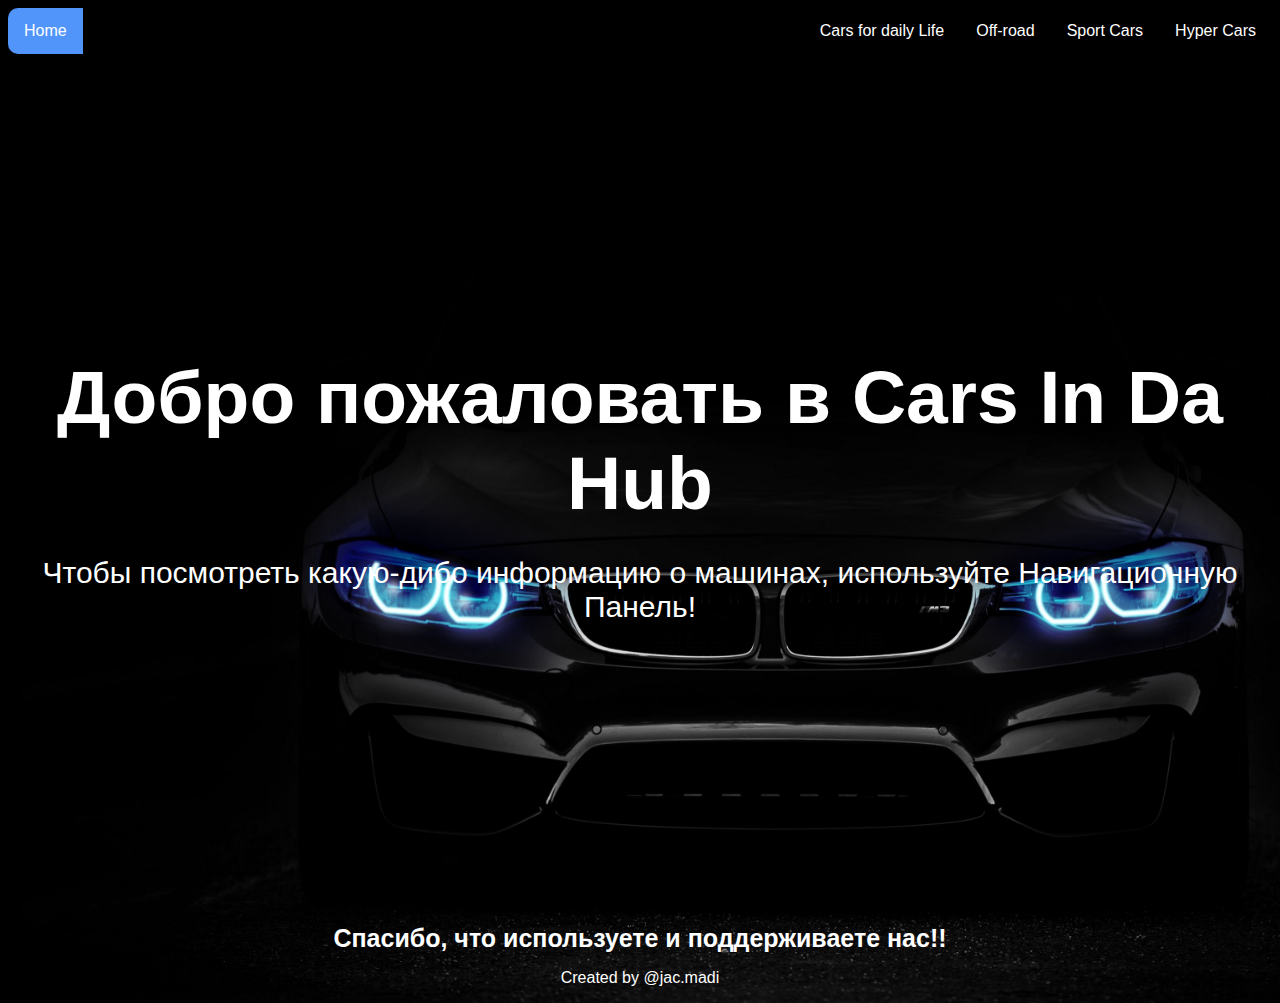
<file: index.html>
<!DOCTYPE html>
<html>
<head>
    <meta charset="UTF-8">
    <meta name="viewport" content="width=device-width, initial-scale=1.0">
    <title>Cars in da hood</title>
    <link rel="stylesheet" href="main.css">
</head>
<body>
    <ul>
        <li class='home' style="float: left;"><a class="active" href="index.html">Home</a></li>
        <li><a href="hypercars.html">Hyper Cars</a></li>
        <li><a href="sportscar.html">Sport Cars</a></li>
        <li><a href="offroad.html">Off-road</a></li>
        <li><a href="daily.html">Cars for daily Life</a></li>
    </ul>
    <p class="p1">Добро пожаловать в Cars In Da Hub</p>
    <p class="p2">Чтобы посмотреть какую-дибо информацию о машинах, используйте Навигационную Панель!</p>
    <p class="p3">Спасибо, что используете и поддерживаете нас!!</p>
    <p>Created by <a target="_blank" href="https://www.instagram.com/jac.madi/"class='p4'>@jac.madi</a></p>
    
</body>
</html>
</file>
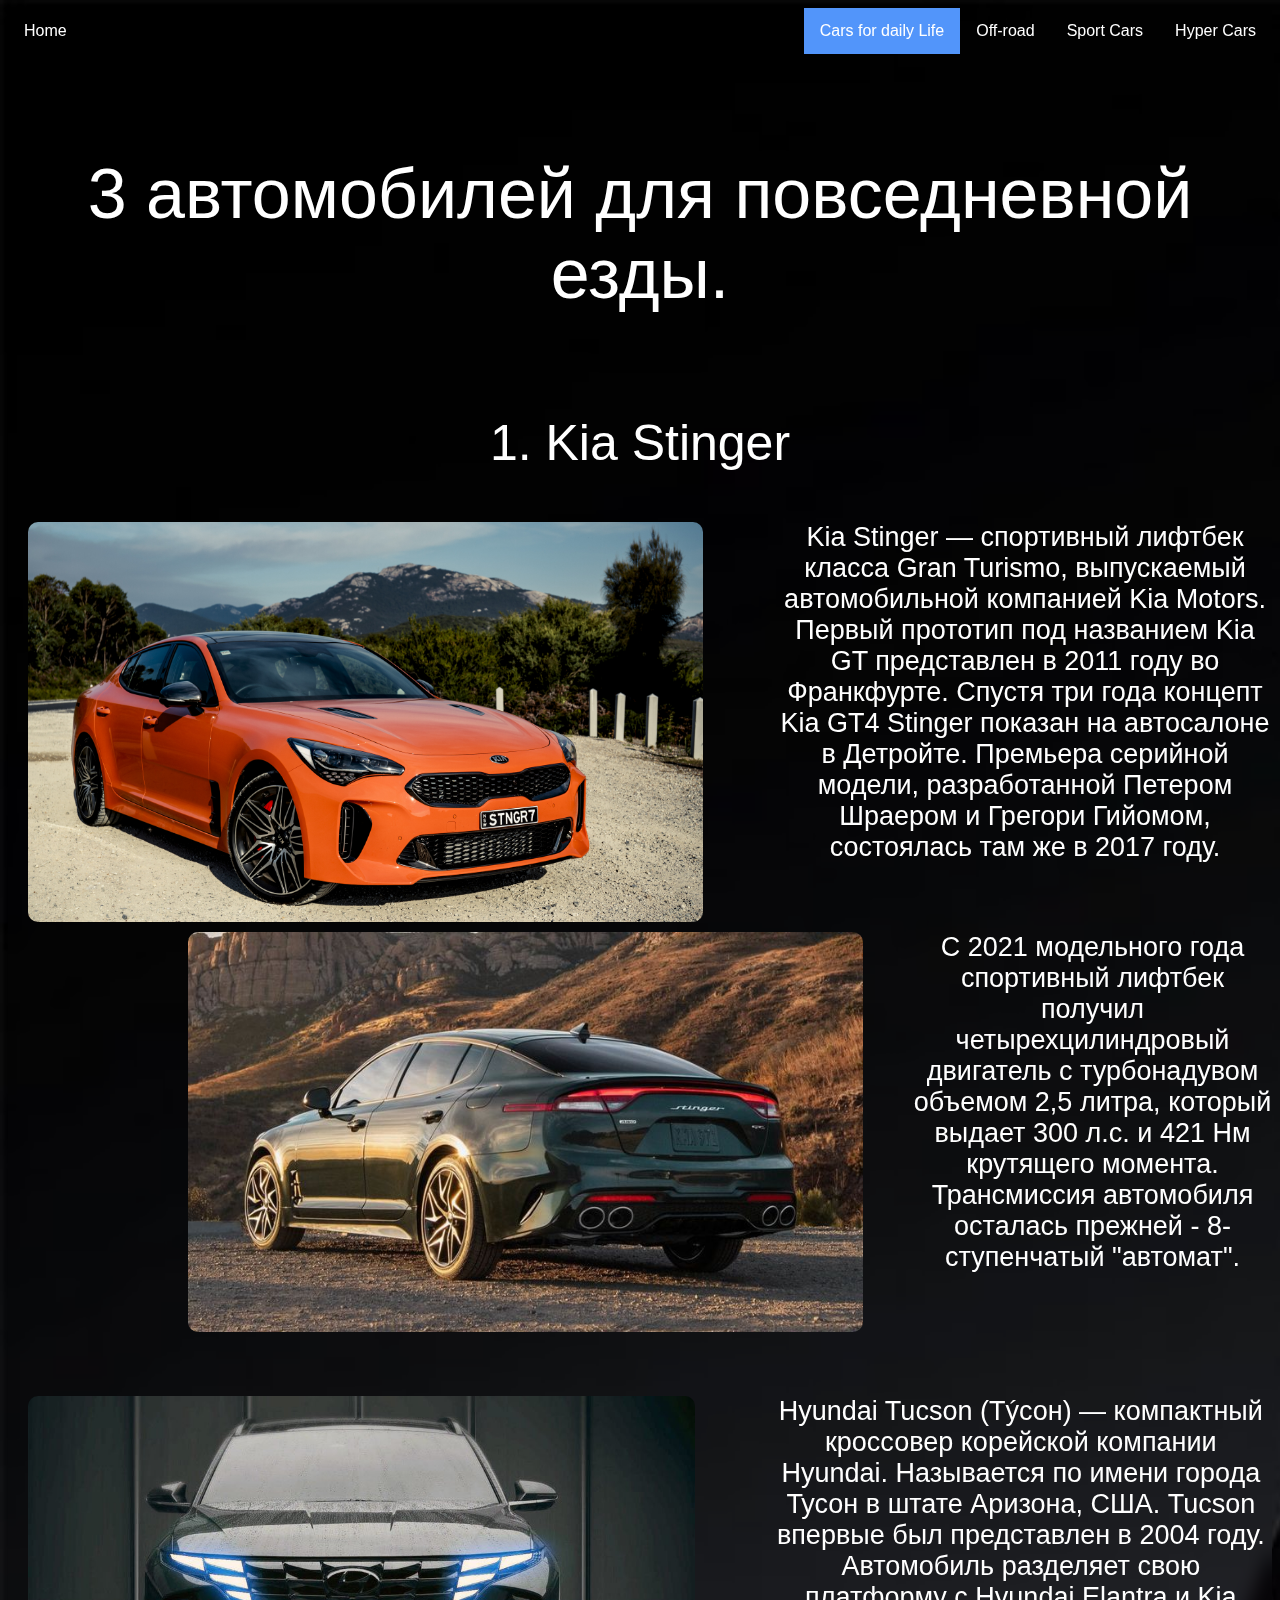
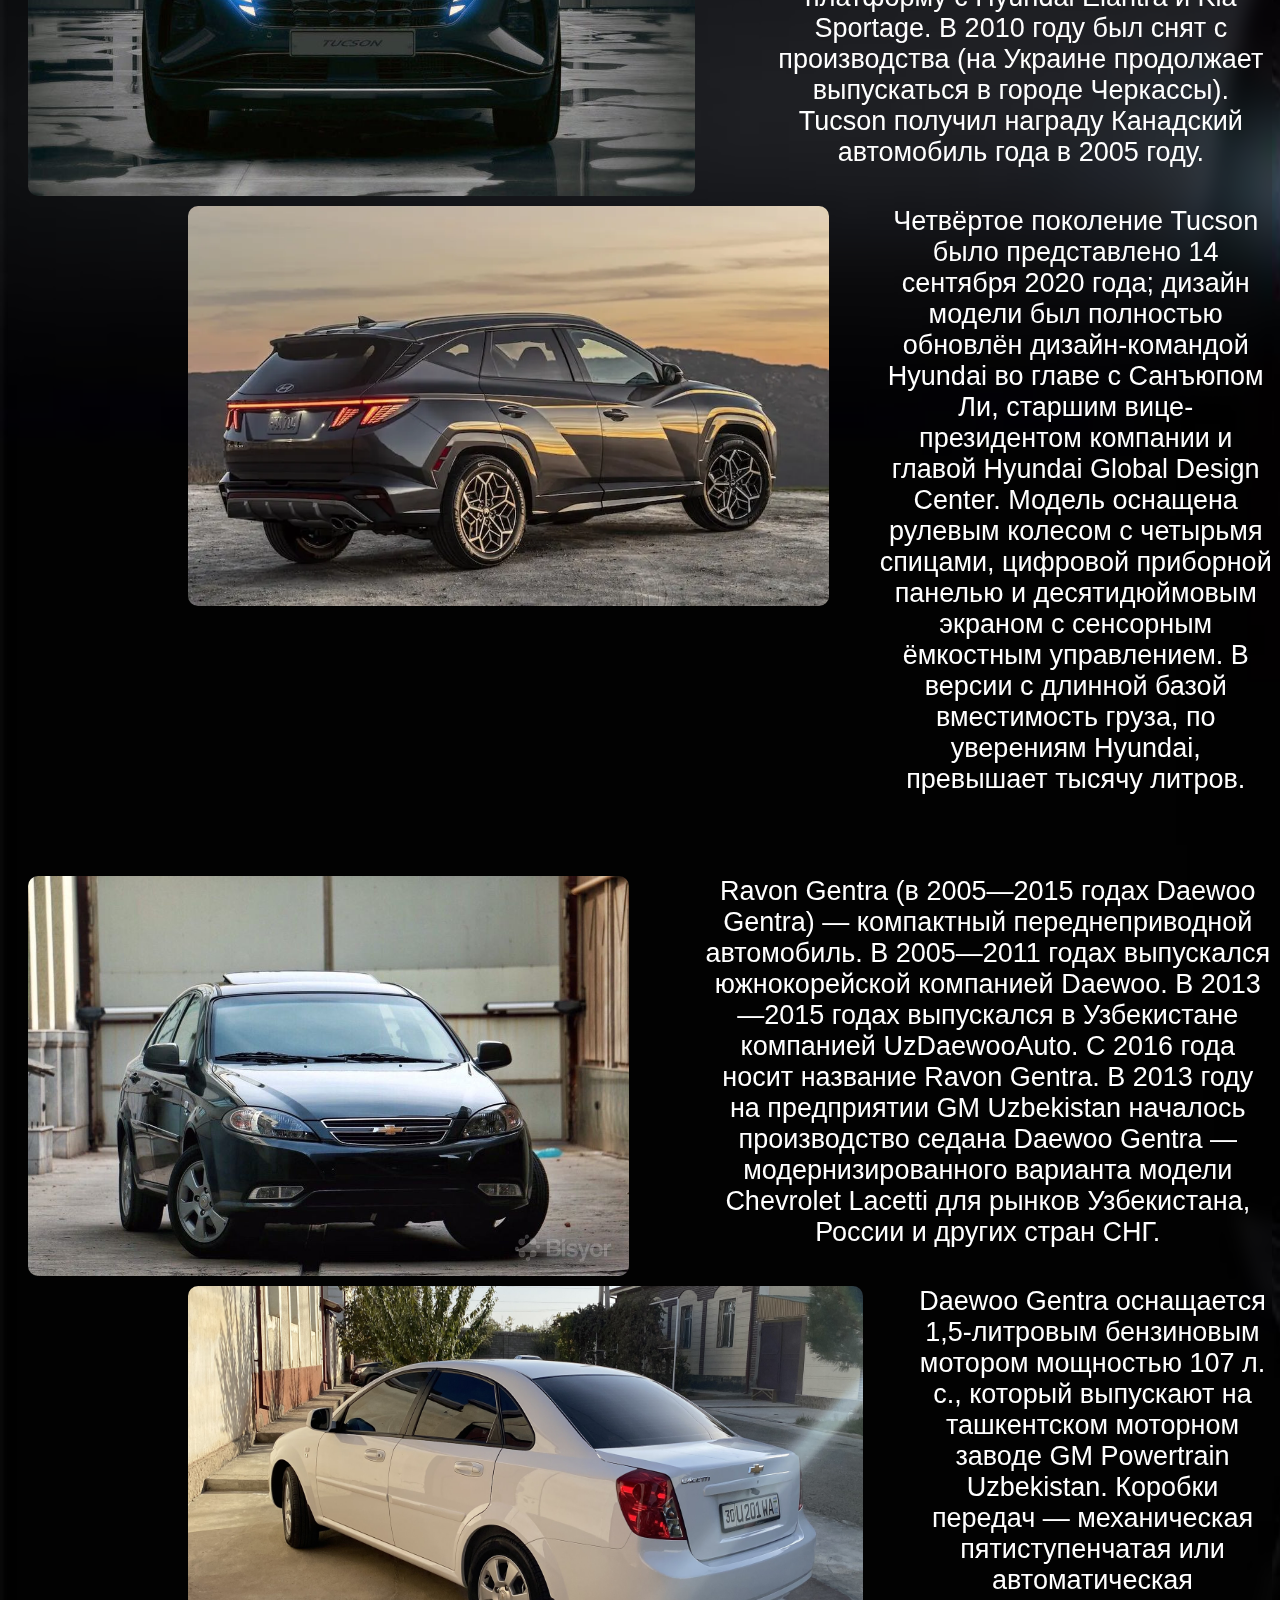
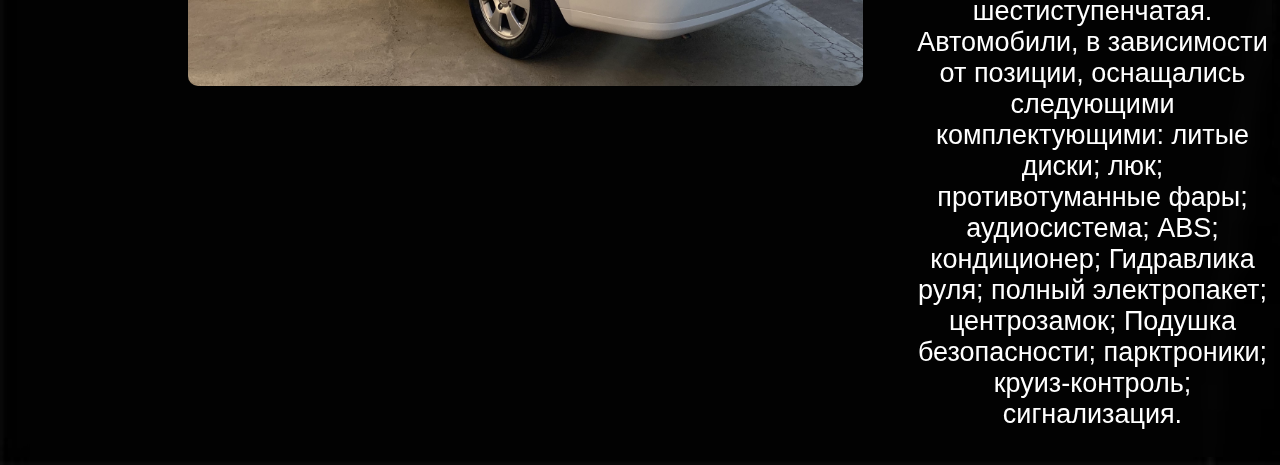
<file: daily.html>
<!DOCTYPE html>
<html lang="en">
<head>
    <meta charset="UTF-8">
    <meta name="viewport" content="width=device-width, initial-scale=1.0">
    <title>Cars for daily life</title>
    <link rel="stylesheet" href="daily.css">
</head>
<body>
    <ul>
        <li  style="float: left;"><a href="index.html">Home</a></li>
        <li><a href="hypercars.html">Hyper Cars</a></li>
        <li><a href="sportscar.html">Sport Cars</a></li>
        <li><a href="offroad.html">Off-road</a></li>
        <li><a class="active" href="daily.html">Cars for daily Life</a></li>
    </ul>
    <p class="intro">3 автомобилей для повседневной езды.</p>
    <p class="tuatara">1. Kia Stinger</p>
    <div>
        <img src="thumbnaails/Kia_Stinger_GT_LTT5_front_quarter_static.jpg" alt="" class="t1">
        <p class="text1">Kia Stinger — спортивный лифтбек класса Gran Turismo, выпускаемый автомобильной компанией Kia Motors. Первый прототип под названием Kia GT представлен в 2011 году во Франкфурте. Спустя три года концепт Kia GT4 Stinger показан на автосалоне в Детройте. Премьера серийной модели, разработанной Петером Шраером и Грегори Гийомом, состоялась там же в 2017 году.</p>
    </div>
    <div>
        <img src="thumbnaails/kia-stinger-2021_13-clanokW.jpg" alt="" class="t2">
        <p class="text1">С 2021 модельного года спортивный лифтбек получил четырехцилиндровый двигатель с турбонадувом объемом 2,5 литра, который выдает 300 л.с. и 421 Нм крутящего момента. Трансмиссия автомобиля осталась прежней - 8-ступенчатый "автомат".</p>
    </div>
    <br>
    <br>
    <br>
    <div>
        <img src="thumbnaails/hundaj-tussan-2021.jpg" alt="" class="t1">
        <p class="text1">Hyundai Tucson (Тýсон) — компактный кроссовер корейской компании Hyundai. Называется по имени города Тусон в штате Аризона, США. Tucson впервые был представлен в 2004 году. Автомобиль разделяет свою платформу с Hyundai Elantra и Kia Sportage. В 2010 году был снят с производства (на Украине продолжает выпускаться в городе Черкассы). Tucson получил награду Канадский автомобиль года в 2005 году.</p>
    </div>
    <div>
        <img src="thumbnaails/960x0.webp" alt="" class="t2">
        <p class="text1">Четвёртое поколение Tucson было представлено 14 сентября 2020 года; дизайн модели был полностью обновлён дизайн-командой Hyundai во главе с Санъюпом Ли, старшим вице-президентом компании и главой Hyundai Global Design Center. Модель оснащена рулевым колесом с четырьмя спицами, цифровой приборной панелью и десятидюймовым экраном с сенсорным ёмкостным управлением. В версии с длинной базой вместимость груза, по уверениям Hyundai, превышает тысячу литров.</p>
    </div>
    <br>
    <br>
    <br>
    <div>
        <img src="thumbnaails/24464992-1642658506-mursyaev-post-material.png" alt="" class="t1">
        <p class="text1">Ravon Gentra (в 2005—2015 годах Daewoo Gentra) — компактный переднеприводной автомобиль. В 2005—2011 годах выпускался южнокорейской компанией Daewoo. В 2013—2015 годах выпускался в Узбекистане компанией UzDaewooAuto. С 2016 года носит название Ravon Gentra.
            В 2013 году на предприятии GM Uzbekistan началось производство седана Daewoo Gentra — модернизированного варианта модели Chevrolet Lacetti для рынков Узбекистана, России и других стран СНГ.
        </p>
    </div>
    <div>
        <img src="thumbnaails/Qv4DKx3K85IpDNw9b4mLSMkrUlI-1920.jpg" alt="" class="t2">
        <p class="text1">Daewoo Gentra оснащается 1,5-литровым бензиновым мотором мощностью 107 л. с., который выпускают на ташкентском моторном заводе GM Powertrain Uzbekistan. Коробки передач — механическая пятиступенчатая или автоматическая шестиступенчатая. Автомобили, в зависимости от позиции, оснащались следующими комплектующими:

            литые диски;
            люк;
            противотуманные фары;
            аудиосистема;
            ABS;
            кондиционер;
            Гидравлика руля;
            полный электропакет;
            центрозамок;
            Подушка безопасности;
            парктроники;
            круиз-контроль;
            сигнализация.</p>
    </div>
</body>
</html>
</file>
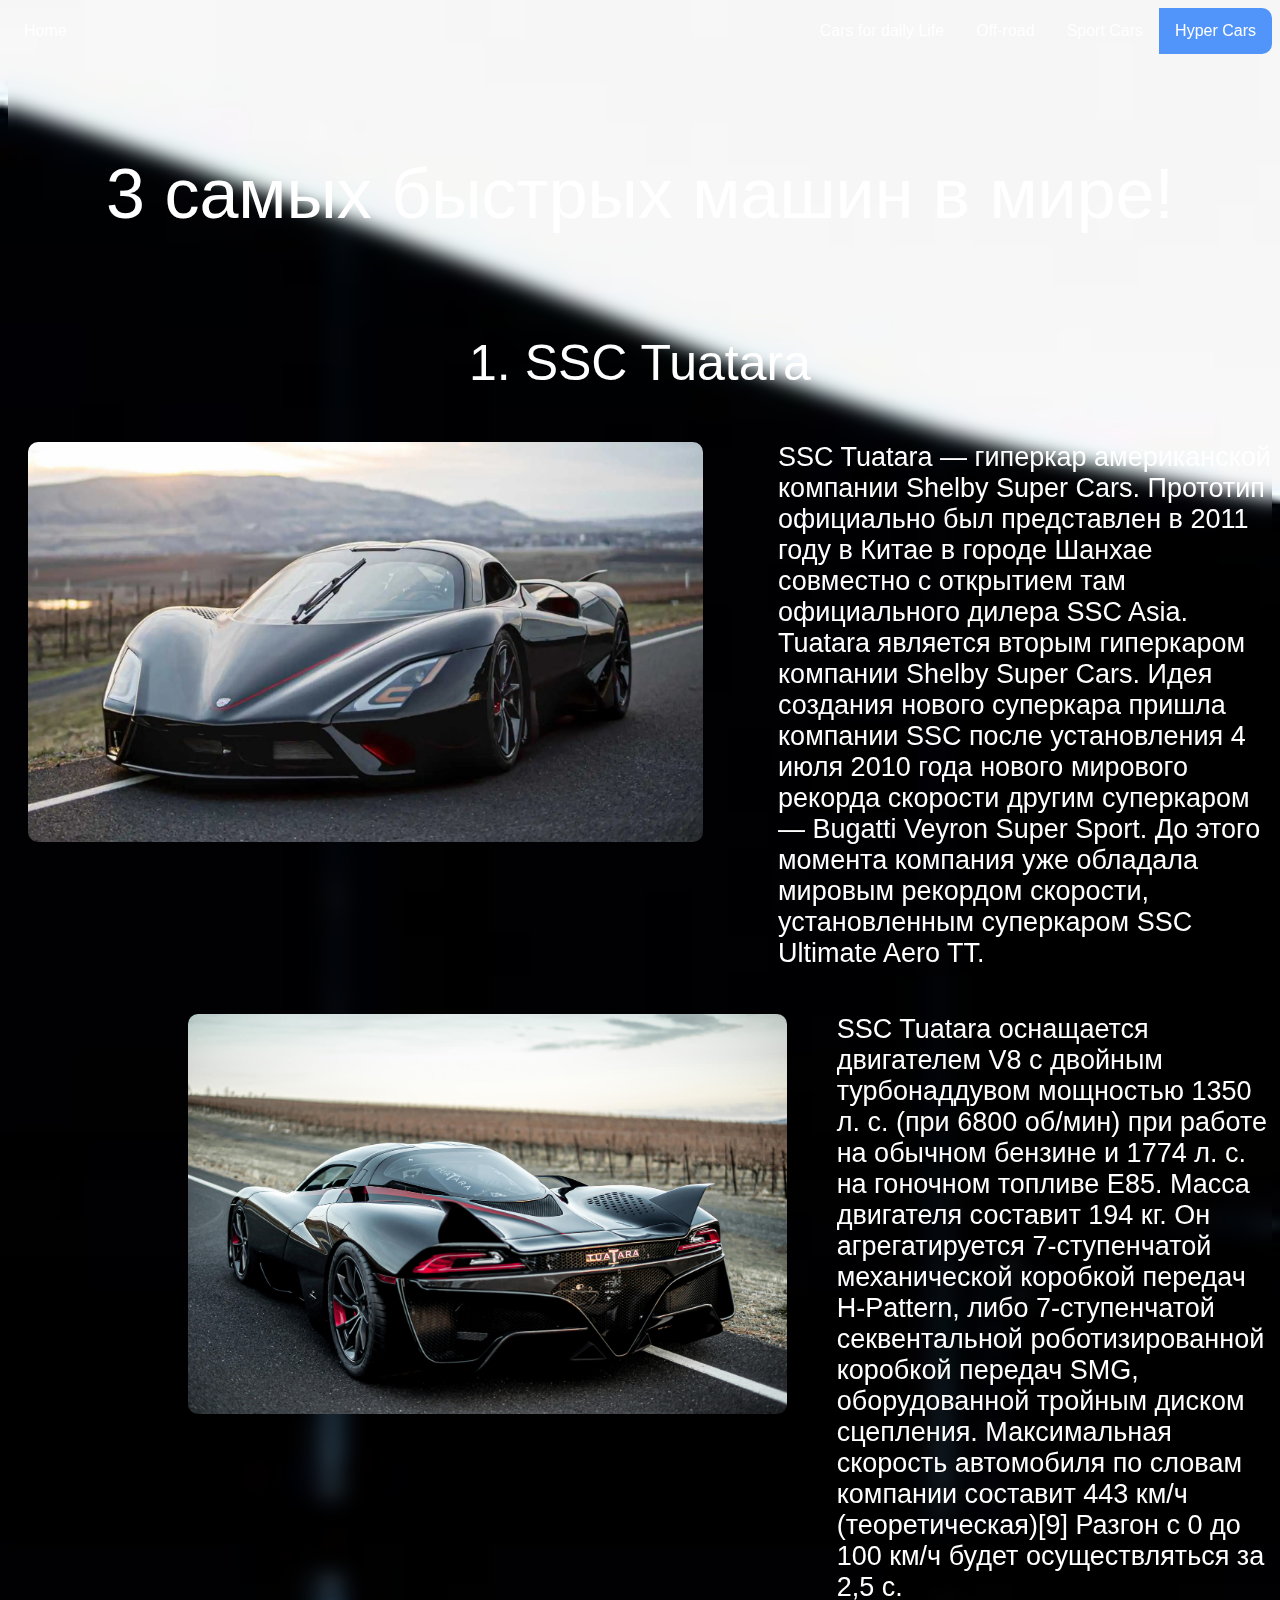
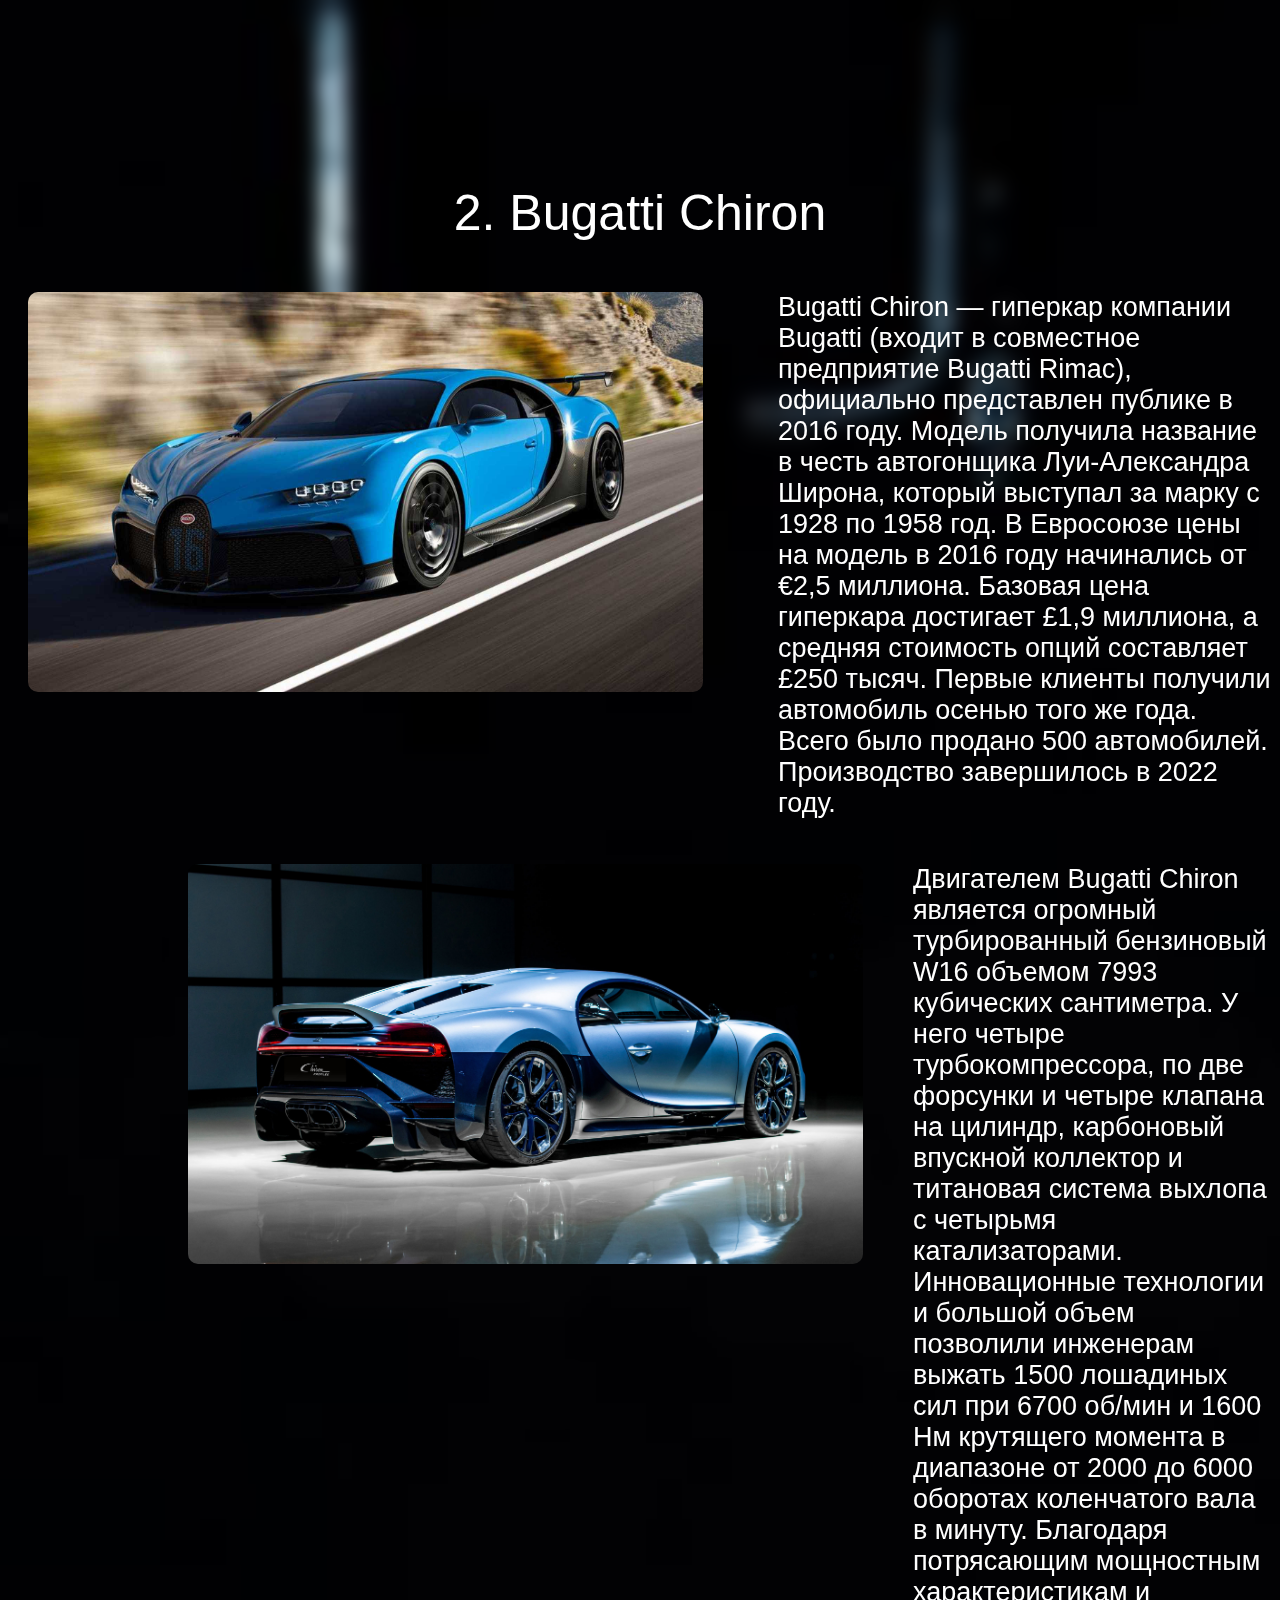
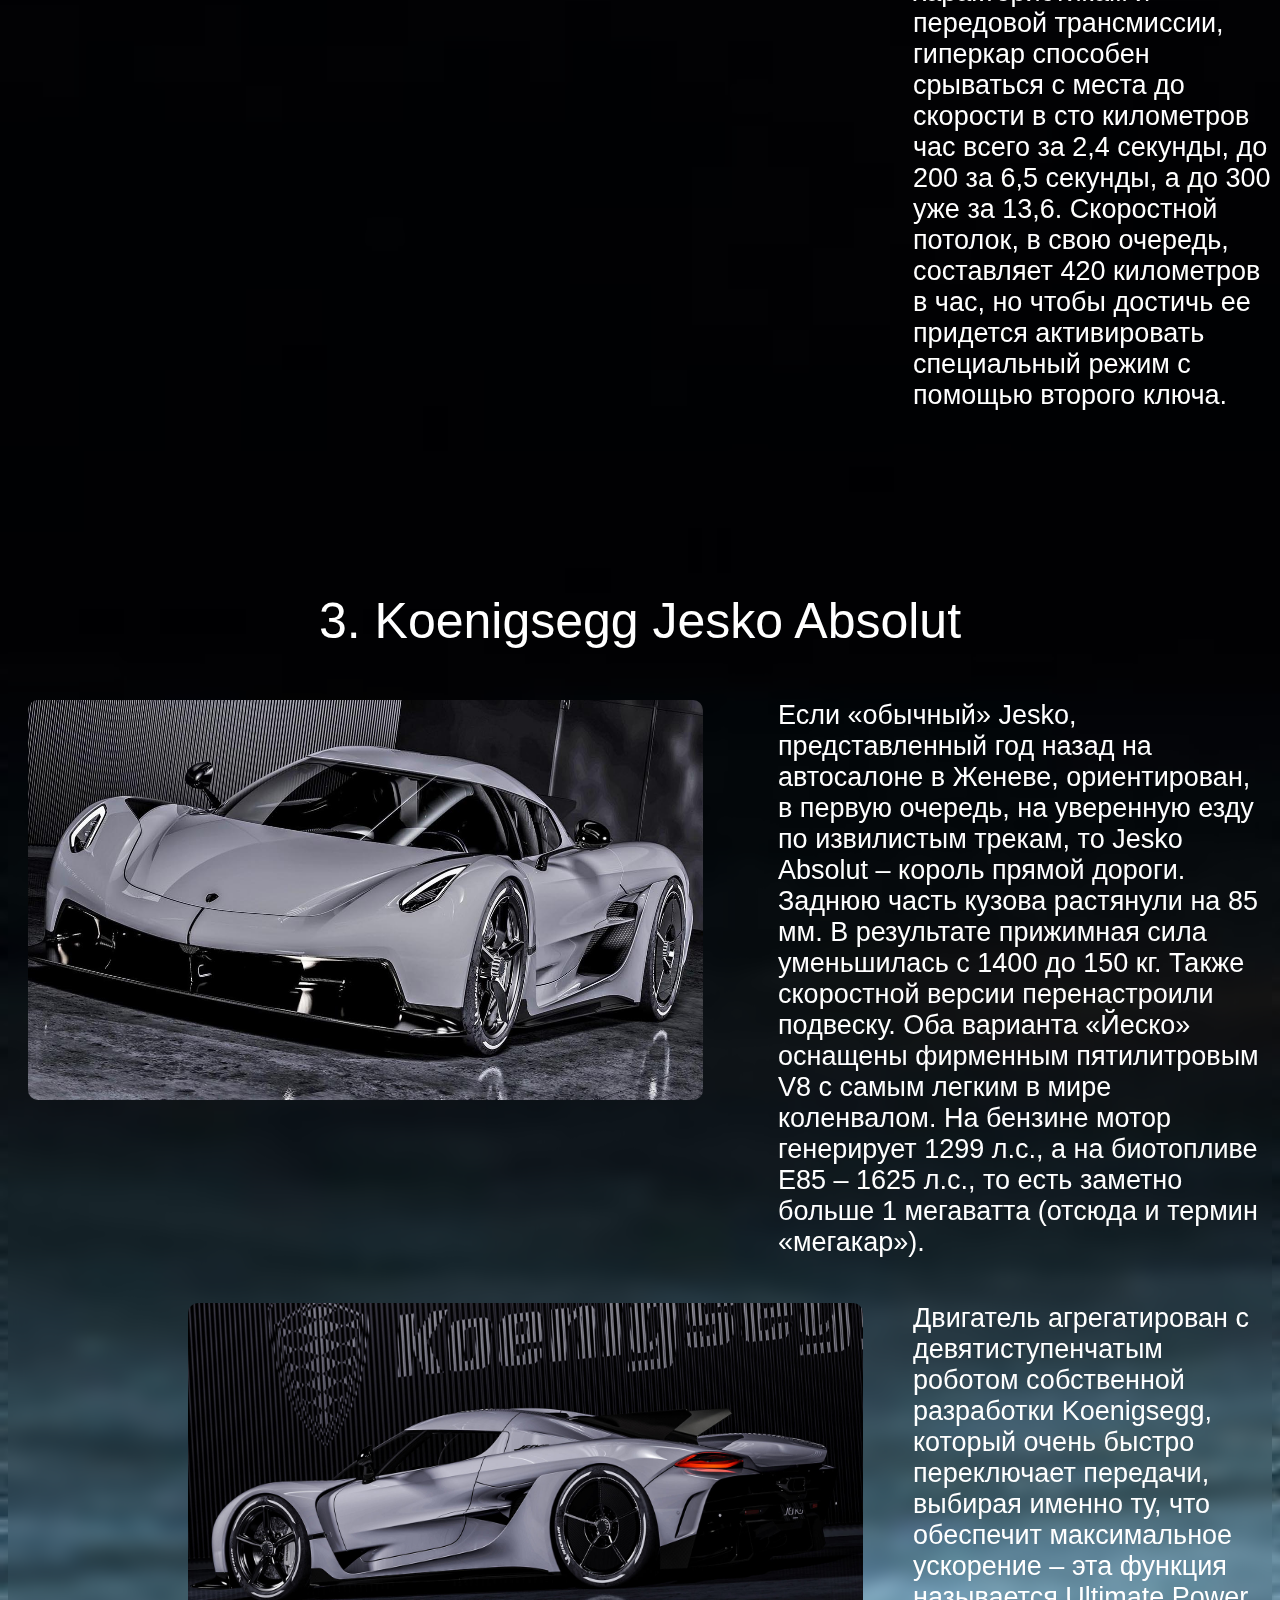
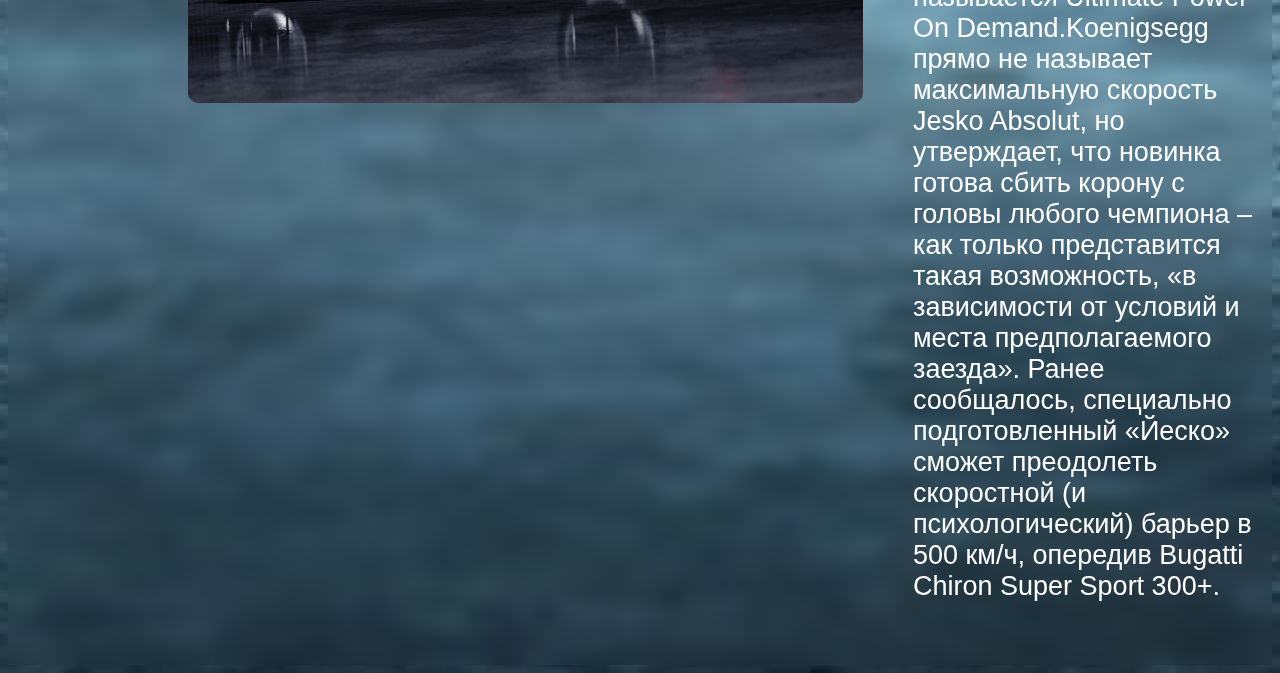
<file: hypercars.html>
<!DOCTYPE html>
<html lang="en">
<head>
    <meta charset="UTF-8">
    <meta name="viewport" content="width=device-width, initial-scale=1.0">
    <title>Hyper Cars</title>
    <link rel="stylesheet" href="hypercars.css">
</head>
<body>
    <ul>
        <li  style="float: left;"><a href="index.html">Home</a></li>
        <li><a class="active" href="hypercars.html">Hyper Cars</a></li>
        <li><a href="sportscar.html">Sport Cars</a></li>
        <li><a href="offroad.html">Off-road</a></li>
        <li><a href="daily.html">Cars for daily Life</a></li>
    </ul>
    <p class="intro">3 самых быстрых машин в мире!</p>
    <p class="tuatara">1. SSC Tuatara</p>
    <div>
        <img src="thumbnaails/2020-scc-tuatara.webp" alt="" class="t1">
        <p class="text1">SSC Tuatara — гиперкар американской компании Shelby Super Cars. Прототип официально был представлен в 2011 году в Китае в городе Шанхае совместно с открытием там официального дилера SSC Asia. Tuatara является вторым гиперкаром компании Shelby Super Cars. Идея создания нового суперкара пришла компании SSC после установления 4 июля 2010 года нового мирового рекорда скорости другим суперкаром — Bugatti Veyron Super Sport. До этого момента компания уже обладала мировым рекордом скорости, установленным суперкаром SSC Ultimate Aero TT.</p>
    </div>
        <br>
    <div>
        <img src="thumbnaails/423432_large.jpg" alt="" class="t2">
        <p class="text1">SSC Tuatara оснащается двигателем V8 с двойным турбонаддувом мощностью 1350 л. с. (при 6800 об/мин) при работе на обычном бензине и 1774 л. с. на гоночном топливе Е85. Масса двигателя составит 194 кг. Он агрегатируется 7-ступенчатой механической коробкой передач H-Pattern, либо 7-ступенчатой секвентальной роботизированной коробкой передач SMG, оборудованной тройным диском сцепления. Максимальная скорость автомобиля по словам компании составит 443 км/ч (теоретическая)[9] Разгон с 0 до 100 км/ч будет осуществляться за 2,5 с.</p>
    </div>
    <br>
    <br>
    <br>
    <p class="tuatara">2. Bugatti Chiron</p>
    <div>
        <img src="thumbnaails/bugatti-chiron-pur-sport.jpg" alt="" class="t1">
        <p class="text1">Bugatti Chiron — гиперкар компании Bugatti (входит в совместное предприятие Bugatti Rimac), официально представлен публике в 2016 году. Модель получила название в честь автогонщика Луи-Александра Широна, который выступал за марку с 1928 по 1958 год. В Евросоюзе цены на модель в 2016 году начинались от €2,5 миллиона. Базовая цена гиперкара достигает £1,9 миллиона, а средняя стоимость опций составляет £250 тысяч. Первые клиенты получили автомобиль осенью того же года. Всего было продано 500 автомобилей. Производство завершилось в 2022 году.</p>
    </div>
    <br>
    <div>
        <img src="thumbnaails/02 BUGATTI_CHIRON-Profilee.jpg" alt="" class="t2">
        <p class="text1">Двигателем Bugatti Chiron является огромный турбированный бензиновый W16 объемом 7993 кубических сантиметра. У него четыре турбокомпрессора, по две форсунки и четыре клапана на цилиндр, карбоновый впускной коллектор и титановая система выхлопа с четырьмя катализаторами. Инновационные технологии и большой объем позволили инженерам выжать 1500 лошадиных сил при 6700 об/мин и 1600 Нм крутящего момента в диапазоне от 2000 до 6000 оборотах коленчатого вала в минуту. Благодаря потрясающим мощностным характеристикам и передовой трансмиссии, гиперкар способен срываться с места до скорости в сто километров час всего за 2,4 секунды, до 200 за 6,5 секунды, а до 300 уже за 13,6. Скоростной потолок, в свою очередь, составляет 420 километров в час, но чтобы достичь ее придется активировать специальный режим с помощью второго ключа.</p>
    </div>
    <br>
    <br>
    <br>
    <p class="tuatara">3. Koenigsegg Jesko Absolut</p>
    <div>
        <img src="thumbnaails/2020-koenigsegg-jesko-absolut-6.jpg" alt="" class="t1">
        <p class="text1">Если «обычный» Jesko, представленный год назад на автосалоне в Женеве, ориентирован, в первую очередь, на уверенную езду по извилистым трекам, то Jesko Absolut – король прямой дороги. Заднюю часть кузова растянули на 85 мм. В результате прижимная сила уменьшилась с 1400 до 150 кг. Также скоростной версии перенастроили подвеску. Оба варианта «Йеско» оснащены фирменным пятилитровым V8 с самым легким в мире коленвалом. На бензине мотор генерирует 1299 л.с., а на биотопливе E85 – 1625 л.с., то есть заметно больше 1 мегаватта (отсюда и термин «мегакар»).</p>
    </div>
    <br>
    <div>
        <img src="thumbnaails/Koenigsegg-Jesko-Absolut.jpg" alt="" class="t2">
        <p class="text1">Двигатель агрегатирован с девятиступенчатым роботом собственной разработки Koenigsegg, который очень быстро переключает передачи, выбирая именно ту, что обеспечит максимальное ускорение – эта функция называется Ultimate Power On Demand.Koenigsegg прямо не называет максимальную скорость Jesko Absolut, но утверждает, что новинка готова сбить корону с головы любого чемпиона – как только представится такая возможность, «в зависимости от условий и места предполагаемого заезда». Ранее сообщалось, специально подготовленный «Йеско» сможет преодолеть скоростной (и психологический) барьер в 500 км/ч, опередив Bugatti Chiron Super Sport 300+.</p>
    </div>
    <br>
    <br>
    
    </body>
</html>
</file>
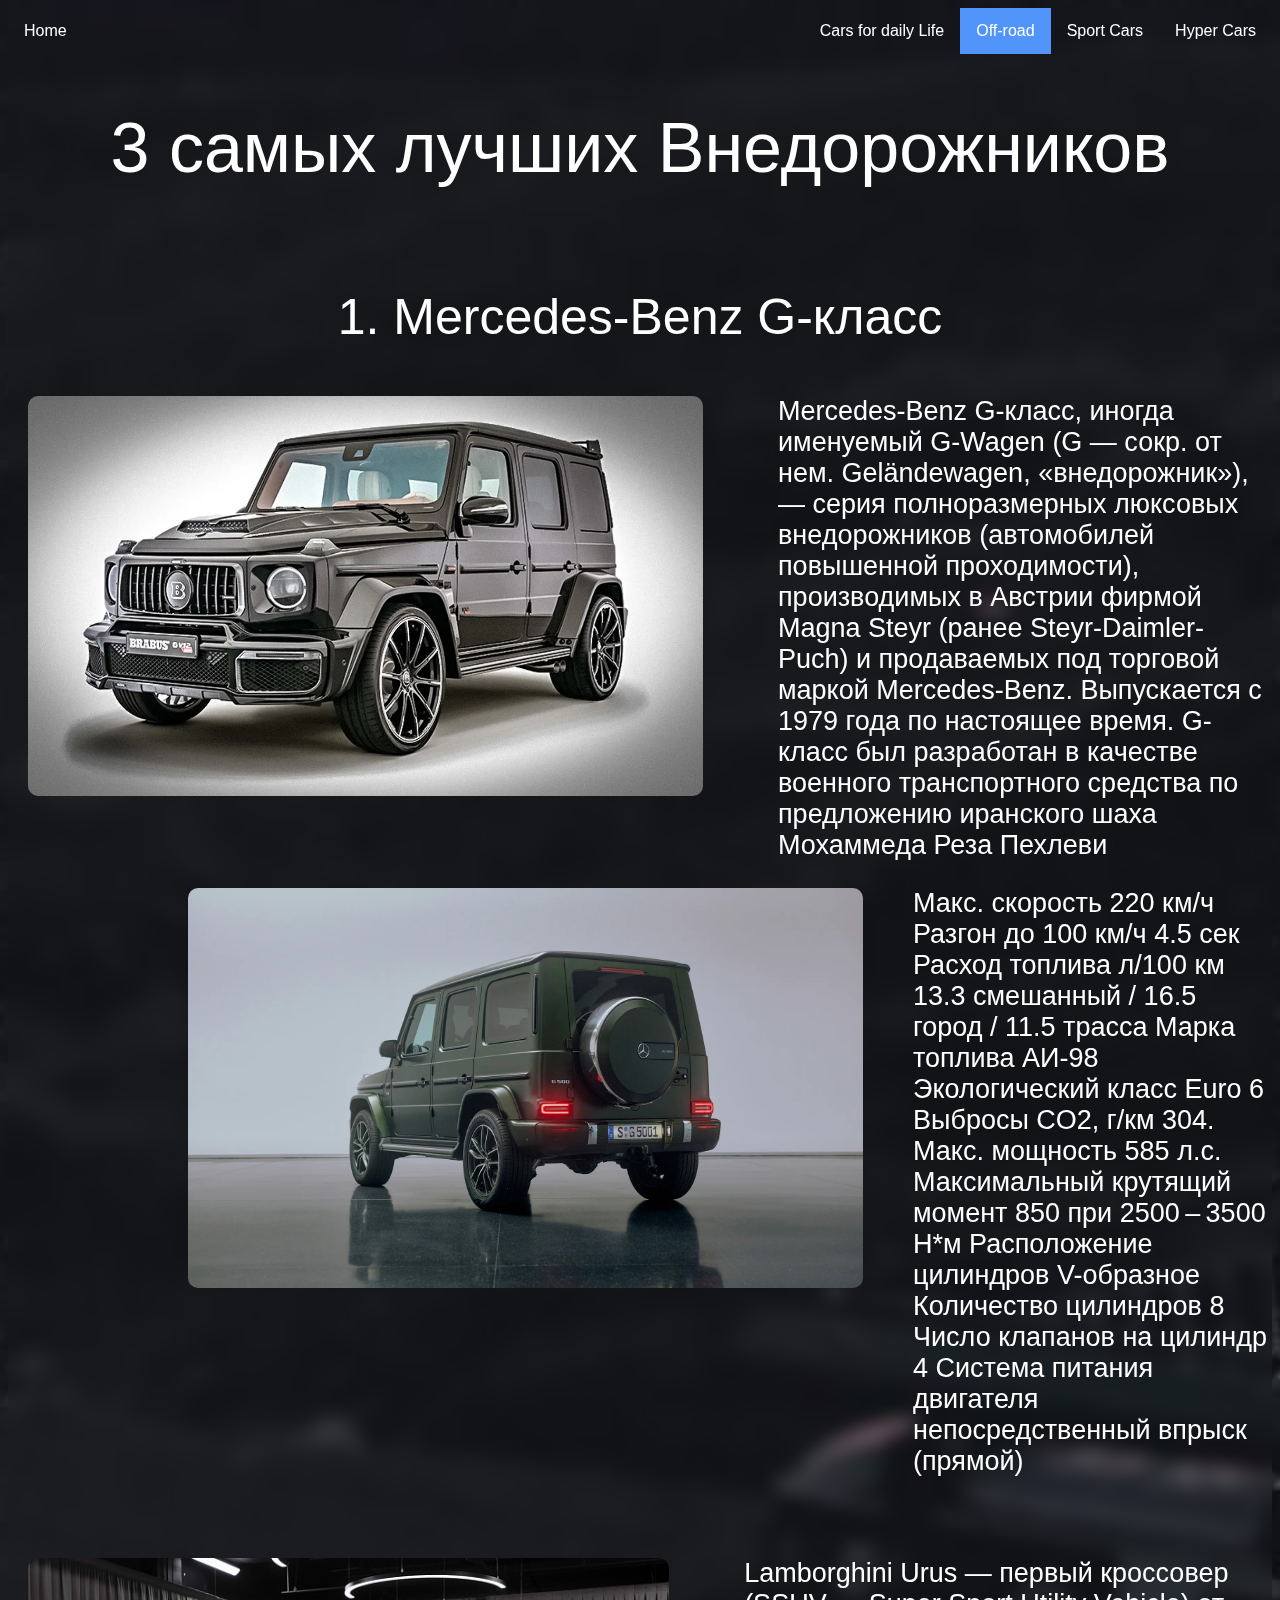
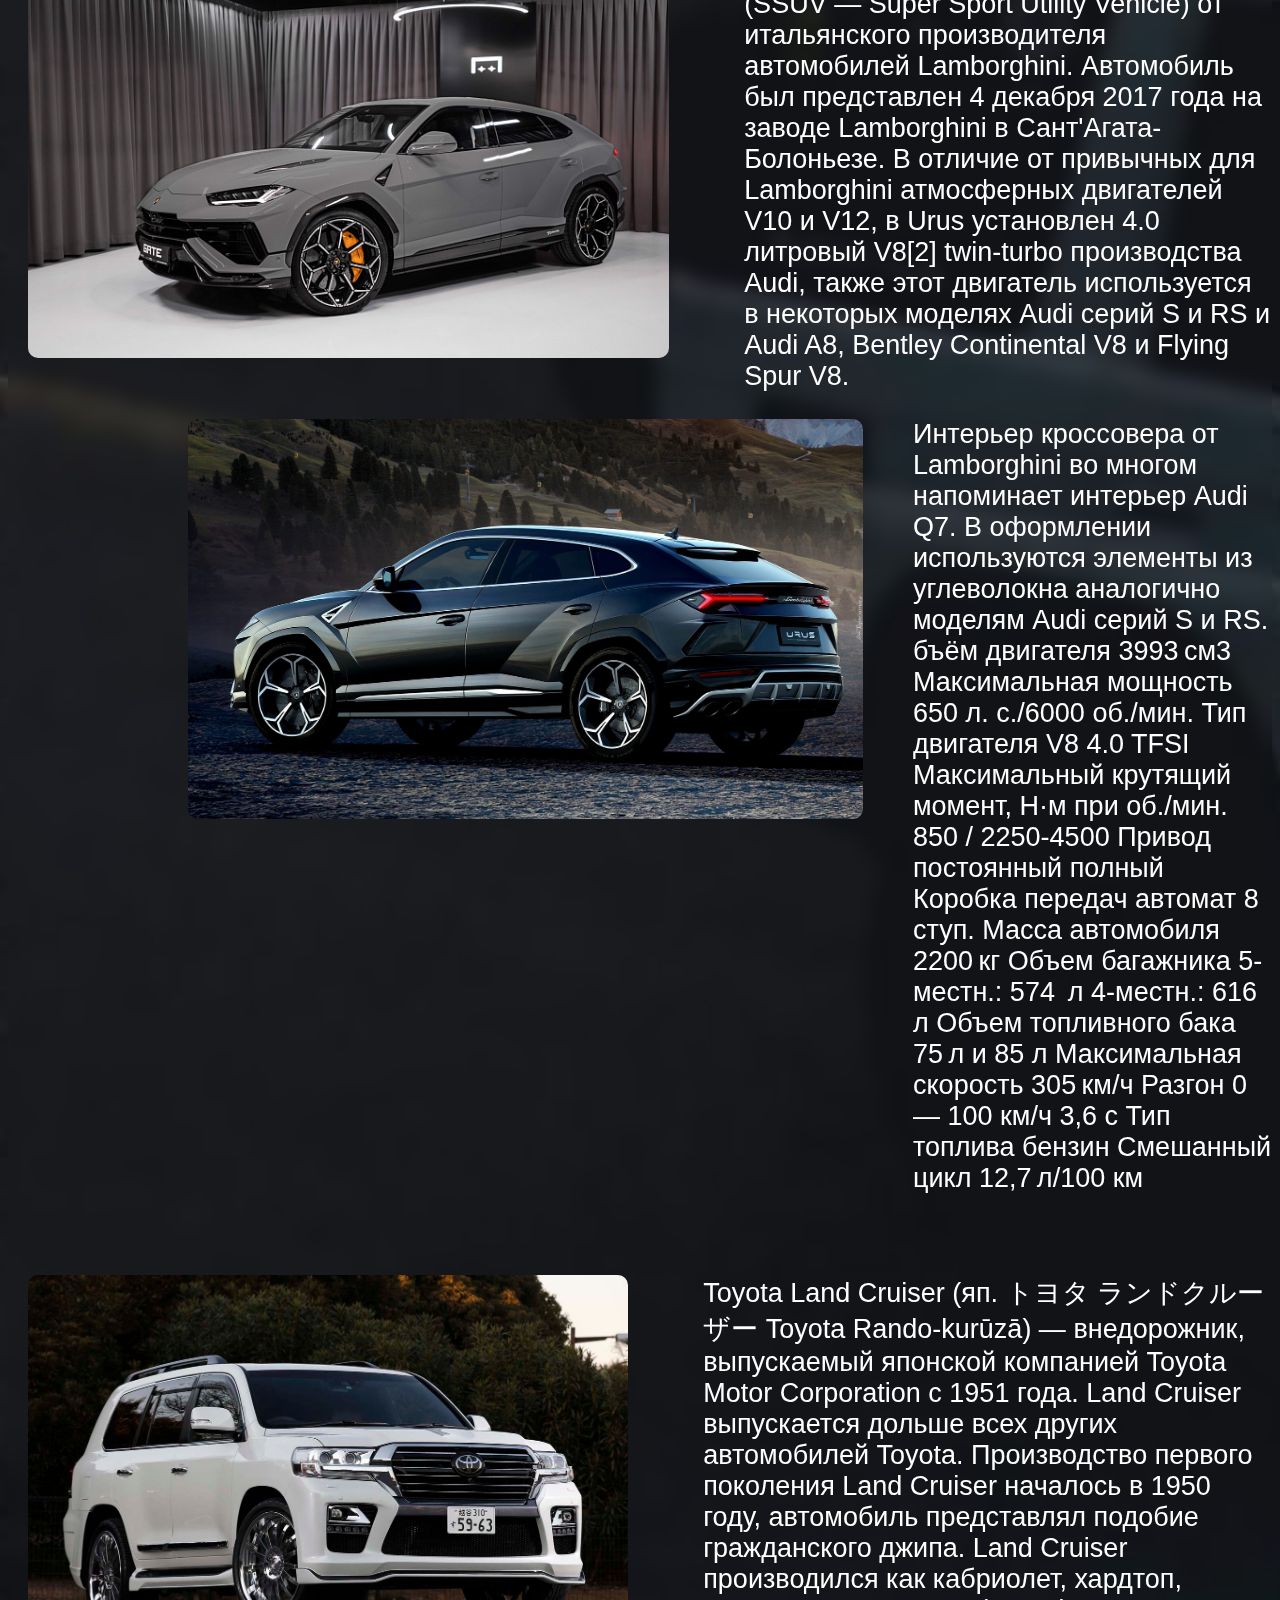
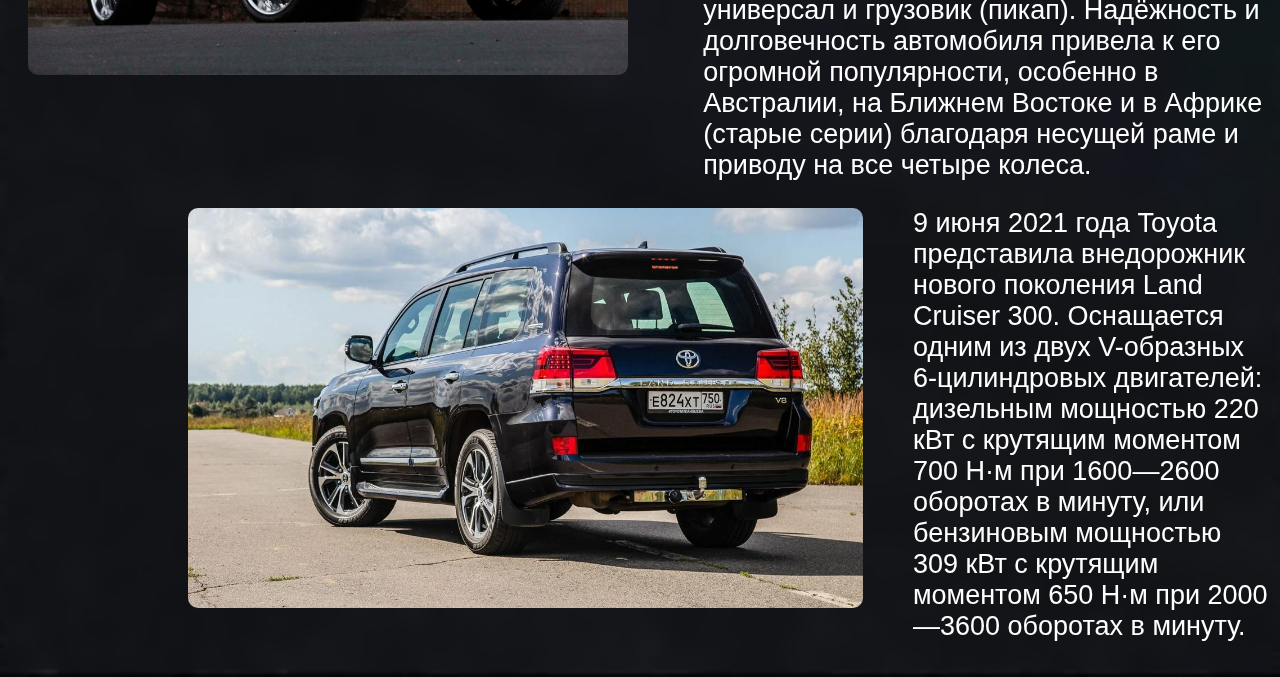
<file: offroad.html>
<!DOCTYPE html>
<html lang="en">
<head>
    <meta charset="UTF-8">
    <meta name="viewport" content="width=device-width, initial-scale=1.0">
    <title>Off-road</title>
    <link rel="stylesheet" href="offroad.css">
</head>
<body>
    <ul>
        <li  style="float: left;"><a href="index.html">Home</a></li>
        <li><a href="hypercars.html">Hyper Cars</a></li>
        <li><a href="sportscar.html">Sport Cars</a></li>
        <li><a class="active" href="offroad.html">Off-road</a></li>
        <li><a href="daily.html">Cars for daily Life</a></li>
        <p class="intro">3 самых лучших Внедорожников</p>
        <p class="tuatara">1. Mercedes-Benz G-класс</p>
        <div>
            <img src="thumbnaails/gelik.webp" alt="" class="t1">
            <p class="text1">Mercedes-Benz G-класс, иногда именуемый G-Wagen (G — сокр. от нем. Geländewagen, «внедорожник»), — серия полноразмерных люксовых внедорожников (автомобилей повышенной проходимости), производимых в Австрии фирмой Magna Steyr (ранее Steyr-Daimler-Puch) и продаваемых под торговой маркой Mercedes-Benz. Выпускается с 1979 года по настоящее время. G-класс был разработан в качестве военного транспортного средства по предложению иранского шаха Мохаммеда Реза Пехлеви</p>
        </div>
        <div>
            <img src="thumbnaails/gelik2.jpg" alt="" class="t2">
            <p class="text1">Макс. скорость
                220 км/ч
                Разгон до 100 км/ч
                4.5 сек
                Расход топлива л/100 км
                13.3 смешанный / 16.5 город / 11.5 трасса
                Марка топлива
                АИ-98
                Экологический класс
                Euro 6
                Выбросы CO2, г/км
                304. Макс. мощность
                585 л.с.
                Максимальный крутящий момент
                850 при 2500 – 3500 Н*м
                Расположение цилиндров
                V-образное
                Количество цилиндров
                8
                Число клапанов на цилиндр
                4
                Система питания двигателя
                непосредственный впрыск (прямой)</p>
        </div>
        <br>
        <br>
        <br>
        <div>
            <img src="thumbnaails/urus.jfif" alt="" class="t1">
            <p class="text1">Lamborghini Urus — первый кроссовер (SSUV — Super Sport Utility Vehicle) от итальянского производителя автомобилей Lamborghini. Автомобиль был представлен 4 декабря 2017 года на заводе Lamborghini в Сант'Агата-Болоньезе. В отличие от привычных для Lamborghini атмосферных двигателей V10 и V12, в Urus установлен 4.0 литровый V8[2] twin-turbo производства Audi, также этот двигатель используется в некоторых моделях Audi серий S и RS и Audi A8, Bentley Continental V8 и Flying Spur V8.</p>
        </div>
        <div>
            <img src="thumbnaails/urus2.jpg" alt="" class="t2">
            <p class="text1">Интерьер кроссовера от Lamborghini во многом напоминает интерьер Audi Q7. В оформлении используются элементы из углеволокна аналогично моделям Audi серий S и RS. 
                бъём двигателя	
                3993 см3
                Максимальная мощность	650 л. с./6000 об./мин.
                Тип двигателя	
                V8 4.0 TFSI
                Максимальный крутящий момент, Н·м при об./мин.	
                850 / 2250-4500
                Привод	
                постоянный полный
                Коробка передач	
                автомат 8 ступ.
                Масса автомобиля	
                2200 кг
                Объем багажника	
                5-местн.: 574  л
                4-местн.: 616 л
                Объем топливного бака	
                75 л и 85 л
                Максимальная скорость	
                305 км/ч
                Разгон 0 — 100 км/ч	
                3,6 с
                Тип топлива	
                бензин
                Смешанный цикл	
                12,7 л/100 км
            </p>
        </div>
        <br>
        <br>
        <br>
        <div>
            <img src="thumbnaails/cruz1.jpg" alt="" class="t1">
            <p class="text1">Toyota Land Cruiser (яп. トヨタ ランドクルーザー Toyota Rando-kurūzā) — внедорожник, выпускаемый японской компанией Toyota Motor Corporation с 1951 года. Land Cruiser выпускается дольше всех других автомобилей Toyota. Производство первого поколения Land Cruiser началось в 1950 году, автомобиль представлял подобие гражданского джипа. Land Cruiser производился как кабриолет, хардтоп, универсал и грузовик (пикап). Надёжность и долговечность автомобиля привела к его огромной популярности, особенно в Австралии, на Ближнем Востоке и в Африке (старые серии) благодаря несущей раме и приводу на все четыре колеса.</p>
        </div>
        <div>
            <img src="thumbnaails/cruz2.webp" alt="" class="t2">
            <p class="text1">9 июня 2021 года Toyota представила внедорожник нового поколения Land Cruiser 300. Оснащается одним из двух V-образных 6-цилиндровых двигателей: дизельным мощностью 220 кВт с крутящим моментом 700 Н·м при 1600—2600 оборотах в минуту, или бензиновым мощностью 309 кВт с крутящим моментом 650 Н·м при 2000—3600 оборотах в минуту.</p>
        </div>
    </ul>
</file>
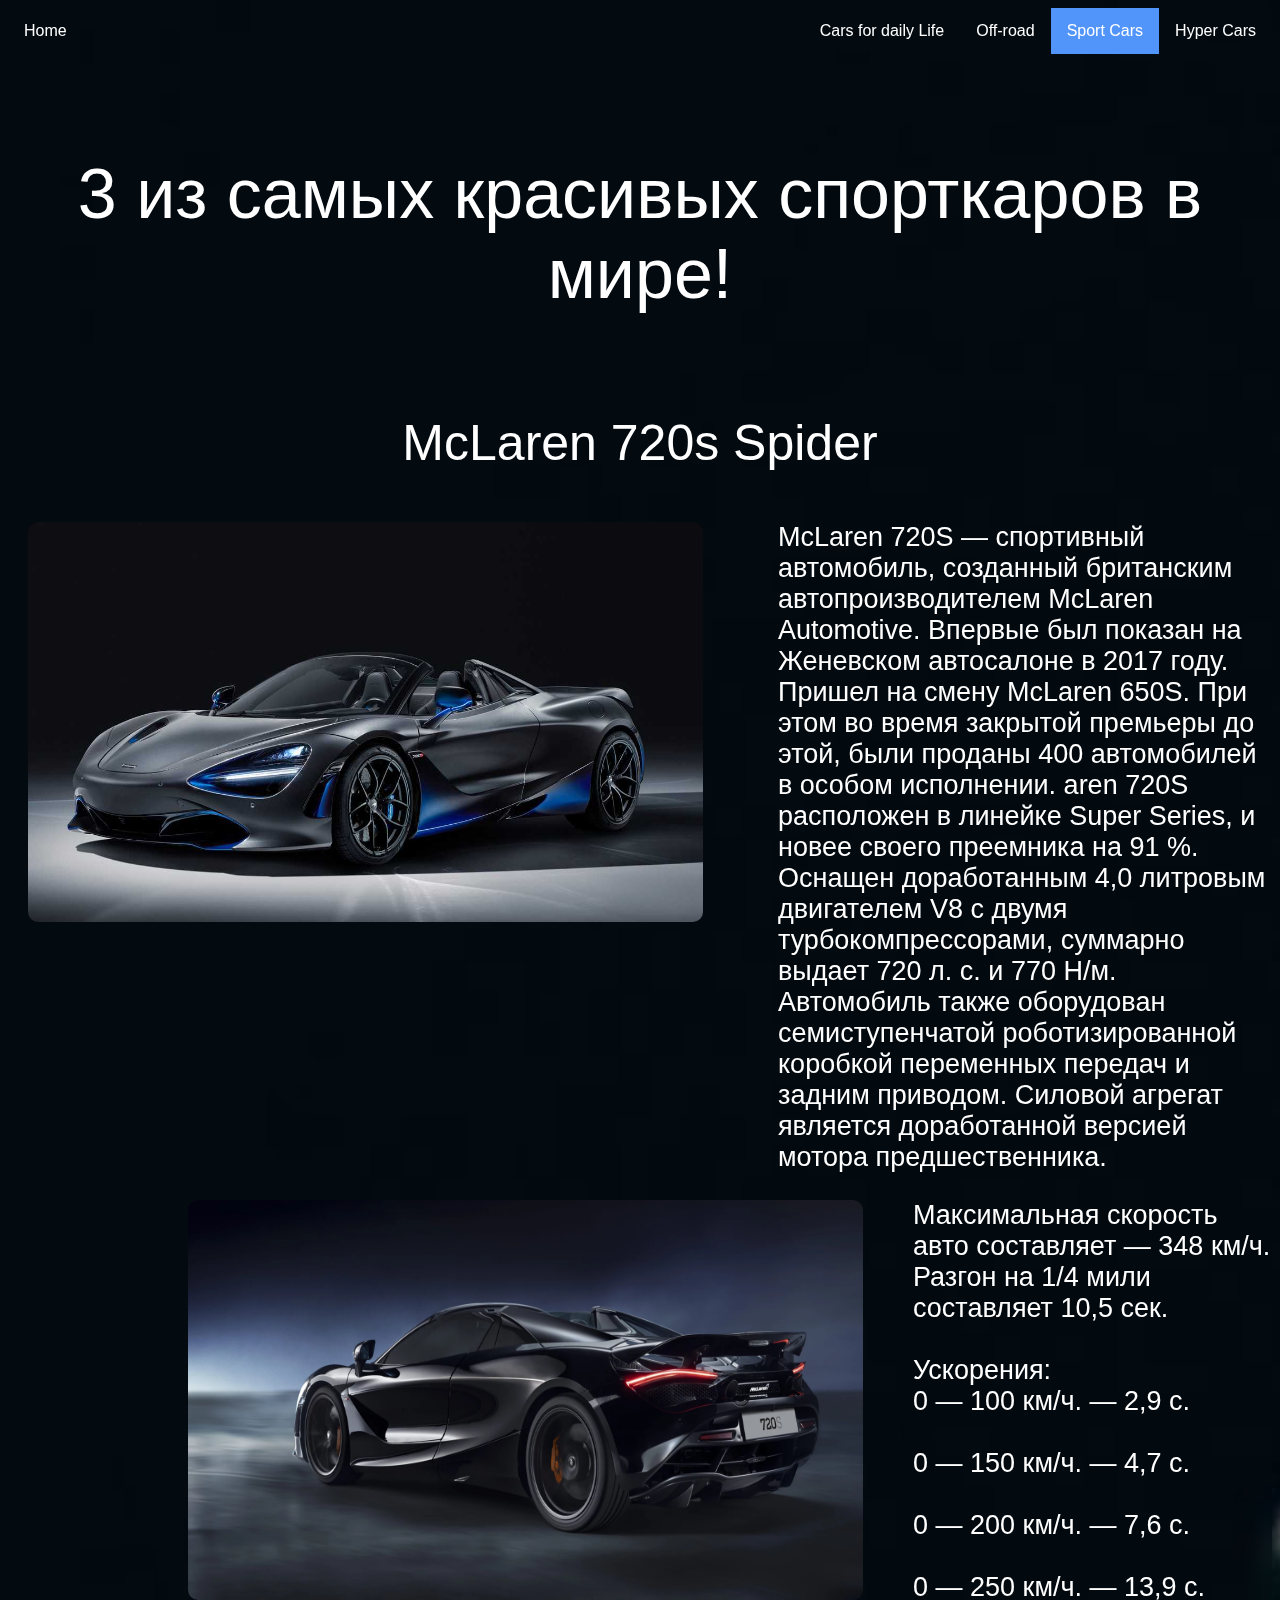
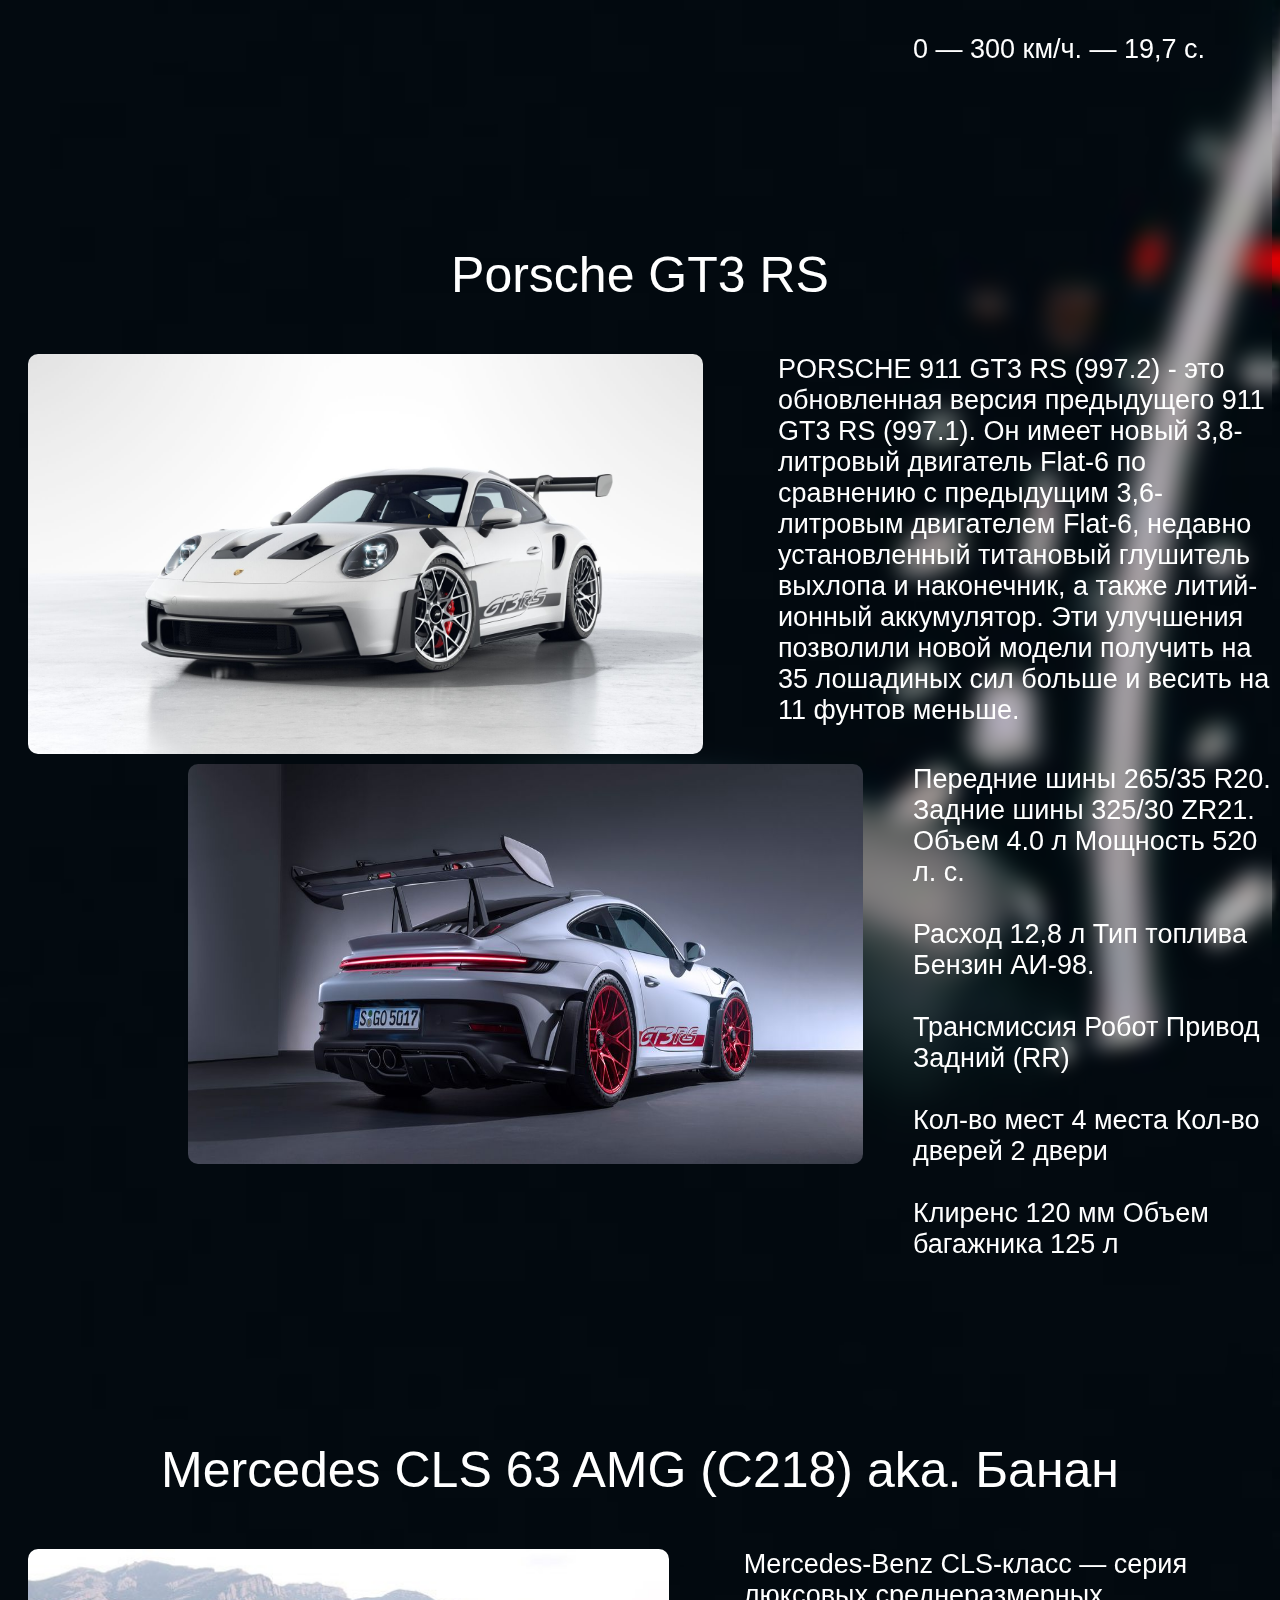
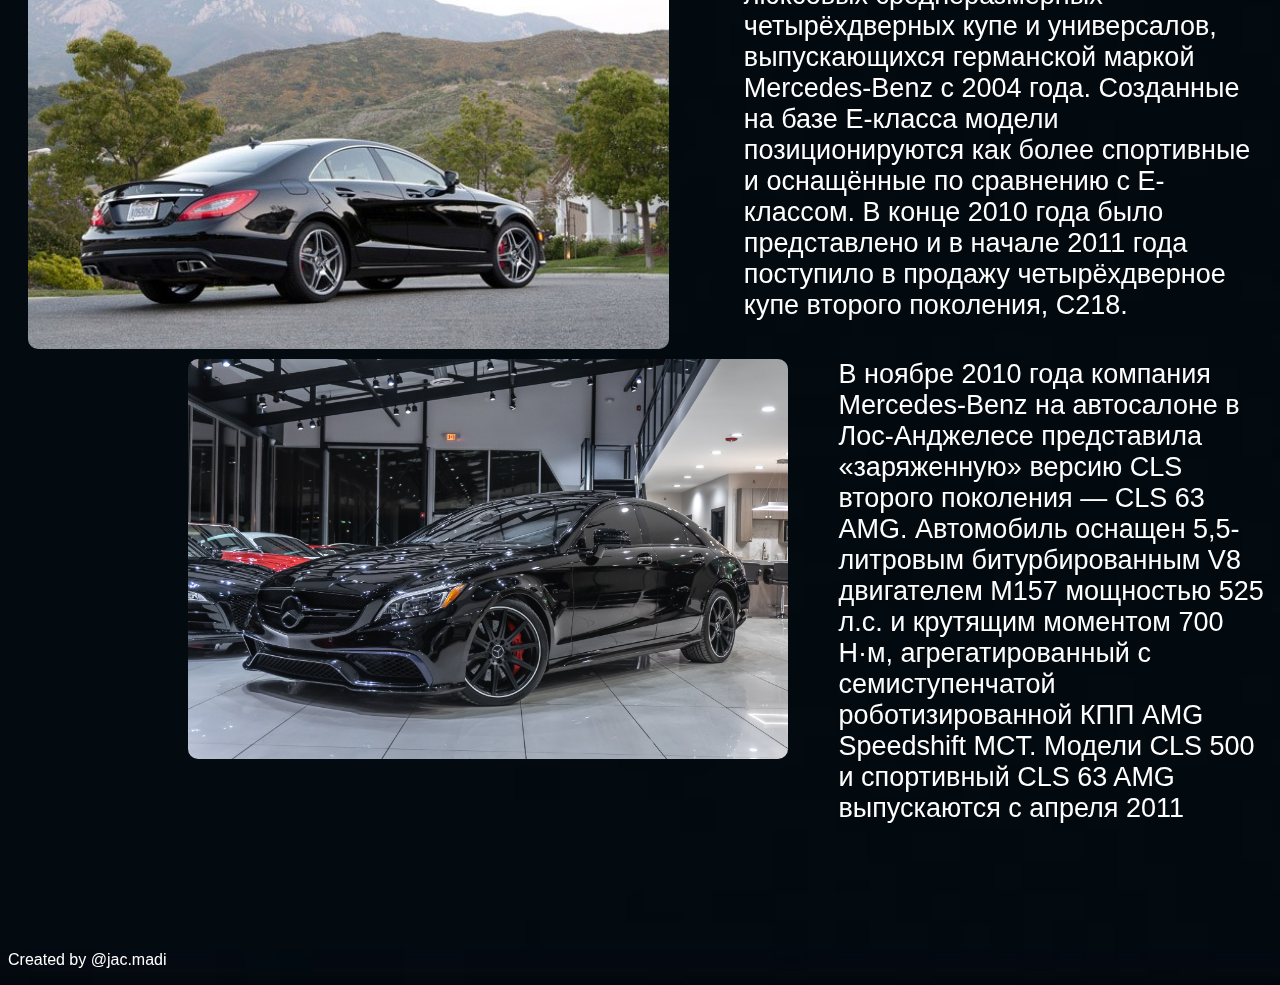
<file: sportscar.html>
<!DOCTYPE html>
<html lang="en">
<head>
    <meta charset="UTF-8">
    <meta name="viewport" content="width=device-width, initial-scale=1.0">
    <title>Sport Cars</title>
    <link rel="stylesheet" href="sportscar.css">
</head>
<body>
    <ul>
        <li  style="float: left;"><a href="index.html">Home</a></li>
        <li><a href="hypercars.html">Hyper Cars</a></li>
        <li><a class="active" href="sportscar.html">Sport Cars</a></li>
        <li><a href="offroad.html">Off-road</a></li>
        <li><a href="daily.html">Cars for daily Life</a></li>
    </ul>
    <p class="intro">3 из самых красивых спорткаров в мире!</p>
    <p class="tuatara">McLaren 720s Spider</p>
    <div>
        <img src="thumbnaails/mclaren-720s-spider-by-mso.jpg" alt="" class="t1">
        <p class="text1">McLaren 720S — спортивный автомобиль, созданный британским автопроизводителем McLaren Automotive. Впервые был показан на Женевском автосалоне в 2017 году. Пришел на смену McLaren 650S. При этом во время закрытой премьеры до этой, были проданы 400 автомобилей в особом исполнении. aren 720S расположен в линейке Super Series, и новее своего преемника на 91 %. Оснащен доработанным 4,0 литровым двигателем V8 с двумя турбокомпрессорами, суммарно выдает 720 л. с. и 770 Н/м. Автомобиль также оборудован семиступенчатой роботизированной коробкой переменных передач и задним приводом. Силовой агрегат является доработанной версией мотора предшественника. </p>
    </div>
    <div>
        <img src="thumbnaails/McLaren_720s_Shot_01_Dynamic_Spider_crop-2x1.webp" alt="" class="t2">
        <p class="text1">Максимальная скорость авто составляет — 348 км/ч.

            Разгон на 1/4 мили составляет 10,5 сек.
            <br>
            <br>
            Ускорения:
            <br>
            0 — 100 км/ч. — 2,9 с.
            <br>
            <br>
            0 — 150 км/ч. — 4,7 с.
            <br>
            <br>
            0 — 200 км/ч. — 7,6 с.
            <br>
            <br>
            0 — 250 км/ч. — 13,9 с.
            <br>
            <br>
            0 — 300 км/ч. — 19,7 с.</p>
    </div>
    <br>
    <br>
    <br>
    <p class="tuatara">Porsche GT3 RS</p>
    <div>
        <img src="thumbnaails/iris.jfif" alt="" class="t1">
        <p class="text1">PORSCHE 911 GT3 RS (997.2) - это обновленная версия предыдущего 911 GT3 RS (997.1). Он имеет новый 3,8-литровый двигатель Flat-6 по сравнению с предыдущим 3,6-литровым двигателем Flat-6, недавно установленный титановый глушитель выхлопа и наконечник, а также литий-ионный аккумулятор. Эти улучшения позволили новой модели получить на 35 лошадиных сил больше и весить на 11 фунтов меньше.</p>
    </div>
    <div>
        <img src="thumbnaails/2023-porsche-911-gt3-rs-102-1660522723.jpg" alt="" class="t2">
        <p class="text1">Передние шины 265/35 R20. Задние шины 325/30 ZR21.
            <br>
            Объем 4.0 л Мощность 520 л. с.
            <br>
            <br>
            Расход 12,8 л Тип топлива Бензин АИ-98.
            <br>
            <br>
            Трансмиссия Робот Привод Задний (RR)
            <br>
            <br>
            Кол-во мест 4 места Кол-во дверей 2 двери
            <br>
            <br>
            Клиренс 120 мм Объем багажника 125 л</p>
    </div>
    <br>
    <br>
    <br>
    <p class="tuatara">Mercedes CLS 63 AMG (C218) aka. Банан</p>
    <div>
        <img src="thumbnaails/dims.jfif" alt="" class="t1">
        <p class="text1">Mercedes-Benz CLS-класс — серия люксовых среднеразмерных четырёхдверных купе и универсалов, выпускающихся германской маркой Mercedes-Benz с 2004 года. Созданные на базе E-класса модели позиционируются как более спортивные и оснащённые по сравнению с E-классом. В конце 2010 года было представлено и в начале 2011 года поступило в продажу четырёхдверное купе второго поколения, C218.</p>
    </div>
    <div>
        <img src="thumbnaails/Used-2016-Mercedes-Benz-CLS63-AMG-S-4MATIC-Sedan-MSRP-115K-PREMIUM-PACKAGE.jpg" alt="" class="t2">
        <p class="text1">В ноябре 2010 года компания Mercedes-Benz на автосалоне в Лос-Анджелесе представила «заряженную» версию CLS второго поколения — CLS 63 AMG. Автомобиль оснащен 5,5-литровым битурбированным V8 двигателем M157 мощностью 525 л.с. и крутящим моментом 700 Н·м, агрегатированный с семиступенчатой роботизированной КПП AMG Speedshift MCT. Модели CLS 500 и спортивный CLS 63 AMG выпускаются с апреля 2011</p>
        
    </div>
    <p>Created by <a target="_blank" href="https://www.instagram.com/jac.madi/"class='p4'>@jac.madi</a></p>
</body>
</html>
</file>
<file: main.css>
body {
    background-image: url(thumbnaails/bmw_fary_podsvetka_137326_3840x2400.jpg);
    background-size: cover;
    

}

.home {
    color: black;
}

ul {
    list-style-type: none;
    margin: 0;
    padding: 0;
    overflow: hidden;
    size: 50px;
    font-family: sans-serif;
    border-radius: 10px;
}

li {
    float: right;
    cursor: pointer;
}

li a {
    display: block;
    color: white;
    text-align: center;
    padding: 14px 16px;
    text-decoration: none;
    transition: background-color 0.4s;
}

li a:hover:not(.active) {
    background-color: #111;
}

li a:hover(.active) {
    background-color: #1f78ff;
}

.active {
    background-color: #5295fa;

}

p {
    font-family: Arial, Helvetica, sans-serif;
    text-align: center;
    color: white;
}

.p1 {
    margin-top: 300px;
    font-size: 75px;
    font-weight: bold;
    margin-bottom: 0;
}

.p2 {
    font-size: 30px;
    margin-bottom: 300px;
}

.p3 {
    font-size: 25px;
    font-weight: 700;
    margin-bottom: 0;
}

.p4 {
    color: white;
    text-decoration: none;
    cursor: pointer;
}
</file>
<file: daily.css>
body {
    background-image: url(thumbnaails/bmw_i8_kontsept_98354_1920x1080.jpg);
    background-size: cover;
    backdrop-filter: blur(9px);
}

ul {
    list-style-type: none;
    margin: 0;
    padding: 0;
    overflow: hidden;
    
    size: 50px;
    font-family: sans-serif;
    border-radius: 10px;
}

li {
    float: right;
    cursor: pointer;
}

li a {
    display: block;
    color: white;
    text-align: center;
    padding: 14px 16px;
    text-decoration: none;
    transition: background-color 0.4s;
}

li a:hover:not(.active) {
    background-color: #111;
}

li a:hover(.active) {
    background-color: #1f78ff;
}

.active {
    background-color: #5295fa;
}

p {
    margin-top: 100px;

    color: white;
    font-family: Arial, Helvetica, sans-serif;
}

.intro {
    font-size: 70px;
    margin-bottom: 0;
    text-align: center;
}

img {
    height: 400px;
    width: 675px;
    margin-left: 20px;
    border-radius: 10px;
    margin-bottom: 10px;
    margin-right: 25px;
}

.tuatara {
    font-size: 50px;
    text-align: center;
}

.t1 {
    margin-right: 25px;
    margin-right: 50px;
}

.t2 {
    margin-left: 180px;
}

.text1 {
    text-align: center;
    margin-top: 0;
    width: 750px;
    font-size: 27px;
    display: flex;
    margin-left: 25px;
}

div {
    display: flex;
}



.p4 {
    color: white;
    text-decoration: none;
    cursor: pointer;

}
</file>
<file: hypercars.css>
body {
    background-image: url(thumbnaails/lamborghini_aventador_lp7004_94945_1920x1080.jpg);
    background-size: cover;
    backdrop-filter: blur(9px);
}

ul {
    list-style-type: none;
    margin: 0;
    padding: 0;
    overflow: hidden;
    
    size: 50px;
    font-family: sans-serif;
    border-radius: 10px;
}

li {
    float: right;
    cursor: pointer;
}

li a {
    display: block;
    color: white;
    text-align: center;
    padding: 14px 16px;
    text-decoration: none;
    transition: background-color 0.4s;
}

li a:hover:not(.active) {
    background-color: #111;
}

li a:hover(.active) {
    background-color: #1f78ff;
}

.active {
    background-color: #5295fa;
}

p {
    margin-top: 100px;

    color: white;
    font-family: Arial, Helvetica, sans-serif;
}

.intro {
    font-size: 70px;
    margin-bottom: 0;
    text-align: center;
}

img {
    height: 400px;
    width: 675px;
    margin-left: 20px;
    border-radius: 10px;
    margin-bottom: 10px;
    margin-right: 25px;
}

.tuatara {
    font-size: 50px;
    text-align: center;
}

.t1 {
    margin-right: 25px;
    margin-right: 50px;
}

.t2 {
    margin-left: 180px;
}

.text1 {
    margin-top: 0;
    width: 750px;
    font-size: 27px;
    display: flex;
    margin-left: 25px;
}

div {
    display: flex;
}



.p4 {
    color: white;
    text-decoration: none;
    cursor: pointer;

}
</file>
<file: offroad.css>
body {
    background-image: url(thumbnaails/avtomobil_vnedorozhnik_belyj_196048_1920x1080.jpg);
    background-size: cover;
    backdrop-filter: blur(9px);
}

ul {
    list-style-type: none;
    margin: 0;
    padding: 0;
    overflow: hidden;
    
    size: 50px;
    font-family: sans-serif;
    border-radius: 10px;
}

li {
    float: right;
    cursor: pointer;
}

li a {
    display: block;
    color: white;
    text-align: center;
    padding: 14px 16px;
    text-decoration: none;
    transition: background-color 0.4s;
}

li a:hover:not(.active) {
    background-color: #111;
}

li a:hover(.active) {
    background-color: #1f78ff;
}

.active {
    background-color: #5295fa;
}

p {
    margin-top: 100px;

    color: white;
    font-family: Arial, Helvetica, sans-serif;
}

.intro {
    font-size: 70px;
    margin-bottom: 0;
    text-align: center;
}

img {
    height: 400px;
    width: 675px;
    margin-left: 20px;
    border-radius: 10px;
    margin-bottom: 10px;
    margin-right: 25px;
}

.tuatara {
    font-size: 50px;
    text-align: center;
}

.t1 {
    margin-right: 25px;
    margin-right: 50px;
}

.t2 {
    margin-left: 180px;
}

.text1 {
    margin-top: 0;
    width: 750px;
    font-size: 27px;
    display: flex;
    margin-left: 25px;
}

div {
    display: flex;
}



.p4 {
    color: white;
    text-decoration: none;
    cursor: pointer;

}
</file>
<file: sportscar.css>
body {
    background-image: url(thumbnaails/spidometr_skorost_dvizhenie_130886_1920x1080.jpg);
    background-size: cover;
    backdrop-filter: blur(9px);
}

ul {
    list-style-type: none;
    margin: 0;
    padding: 0;
    overflow: hidden;
    size: 50px;
    font-family: sans-serif;
    border-radius: 10px;
}

li {
    float: right;
    cursor: pointer;
}

li a {
    display: block;
    color: white;
    text-align: center;
    padding: 14px 16px;
    text-decoration: none;
    transition: background-color 0.4s;
}

li a:hover:not(.active) {
    background-color: #111;
}

li a:hover(.active) {
    background-color: #1f78ff;
}

.active {
    background-color: #5295fa;
}

p {
    margin-top: 100px;

    color: white;
    font-family: Arial, Helvetica, sans-serif;
}

.intro {
    font-size: 70px;
    margin-bottom: 0;
    text-align: center;
}

img {
    height: 400px;
    width: 675px;
    margin-left: 20px;
    border-radius: 10px;
    margin-bottom: 10px;
    margin-right: 25px;
}

.tuatara {
    font-size: 50px;
    text-align: center;
}

.t1 {
    margin-right: 25px;
    margin-right: 50px;
}

.t2 {
    margin-left: 180px;
}

.text1 {
    margin-top: 0;
    width: 750px;
    font-size: 27px;
    display: flex;
    margin-left: 25px;
}

div {
    display: flex;
}



.p4 {
    color: white;
    text-decoration: none;
    cursor: pointer;

}
</file>
